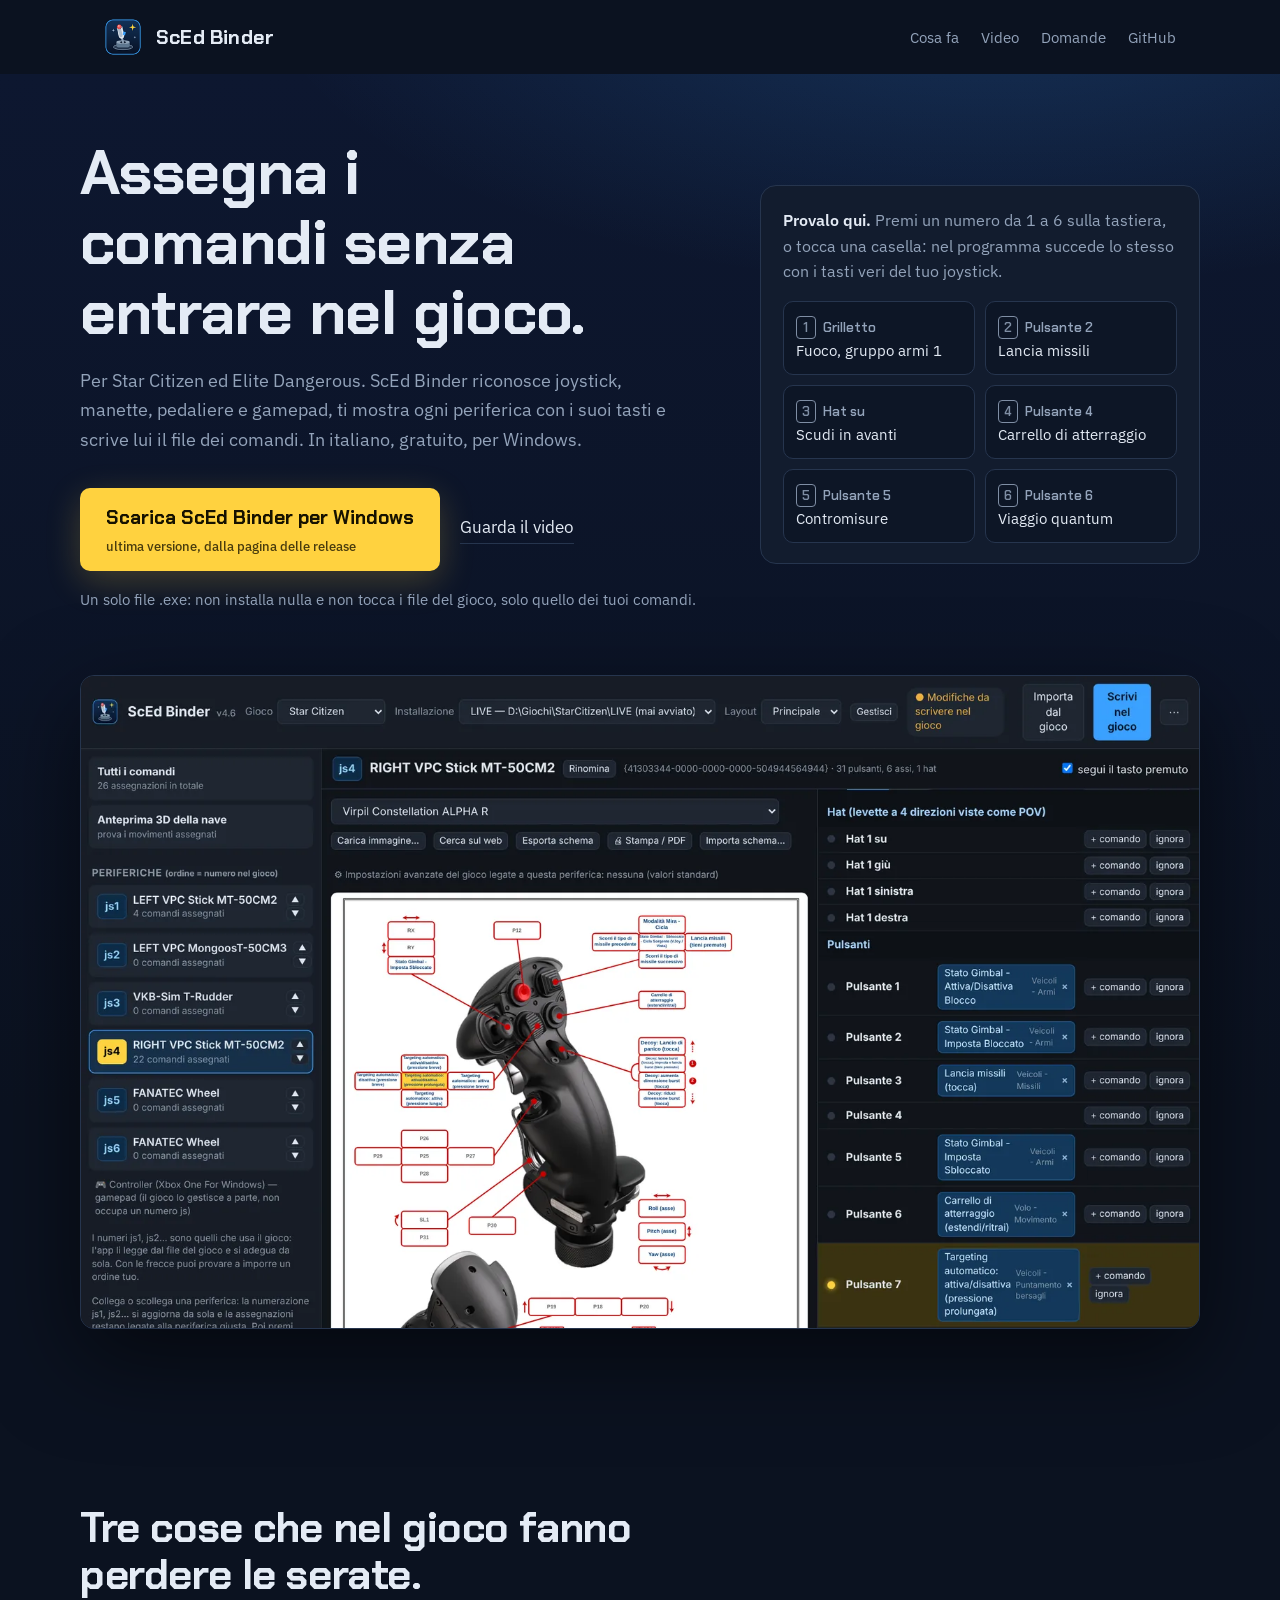
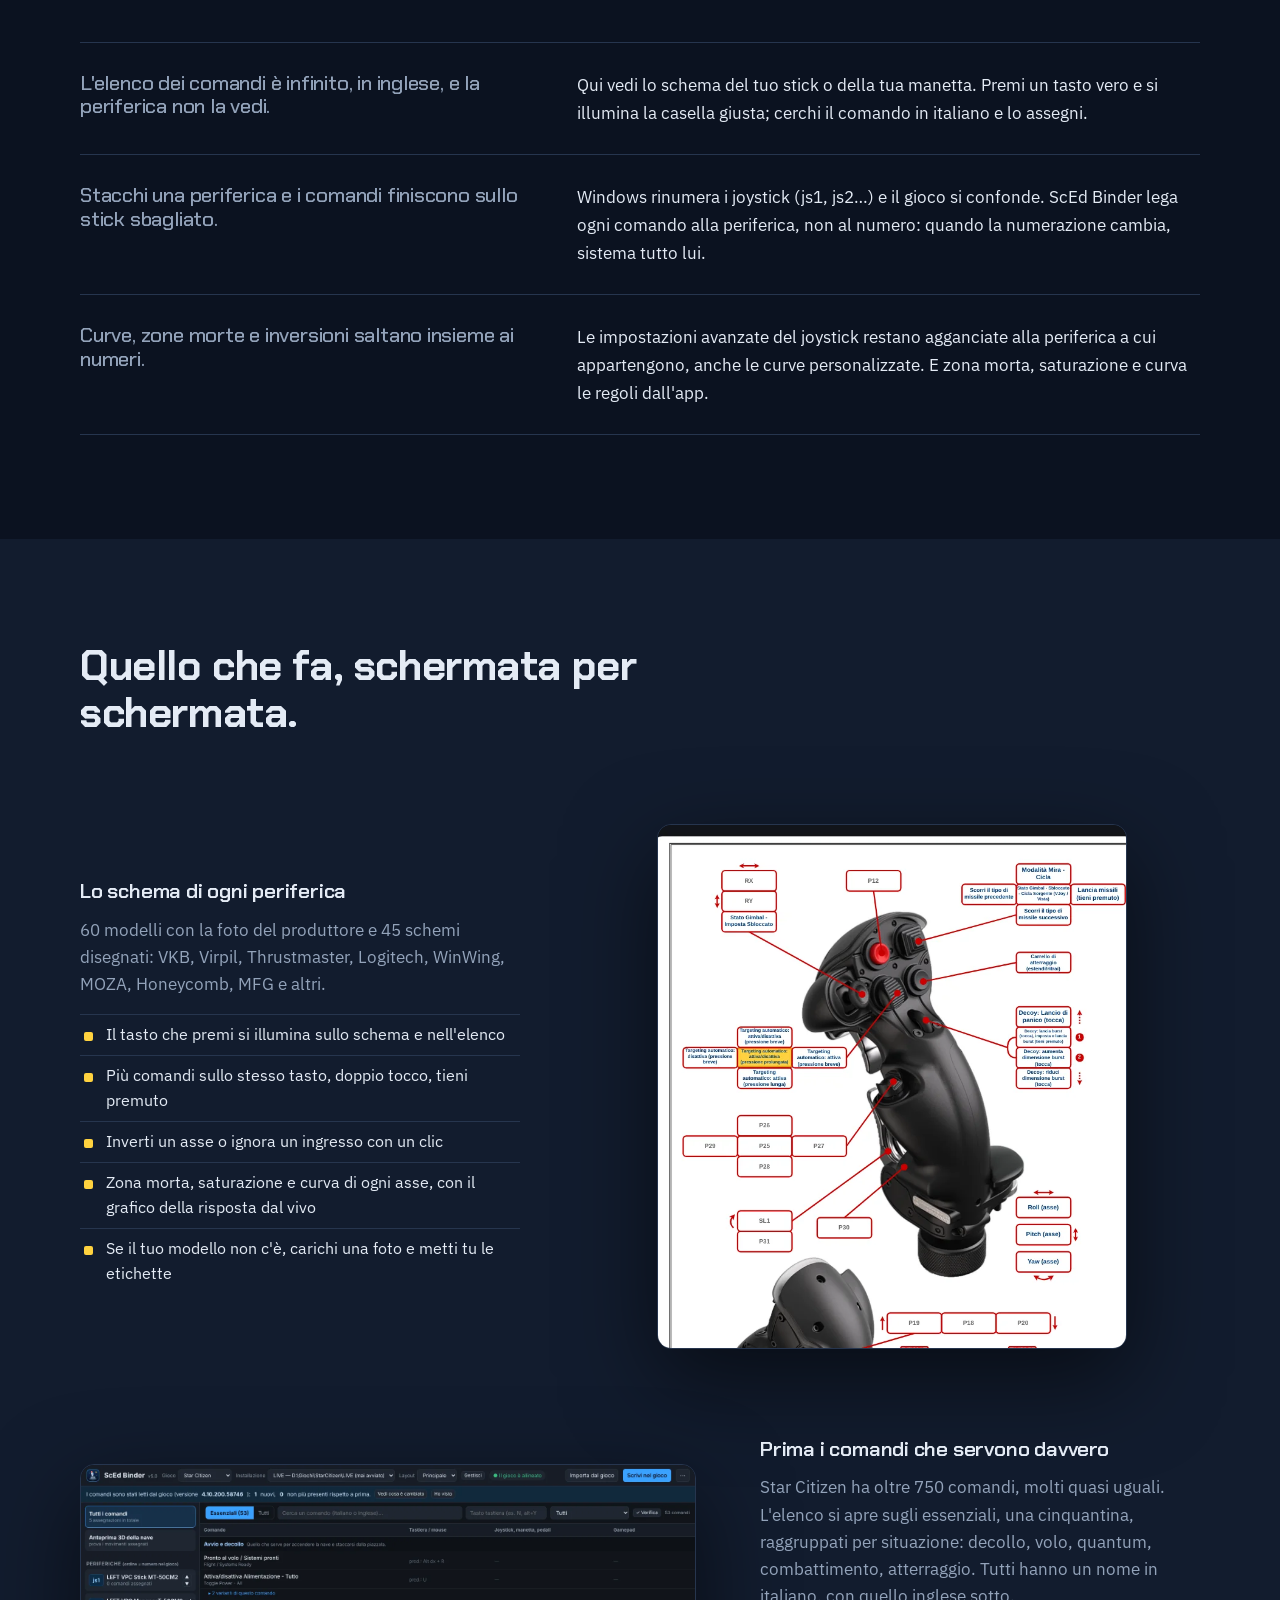
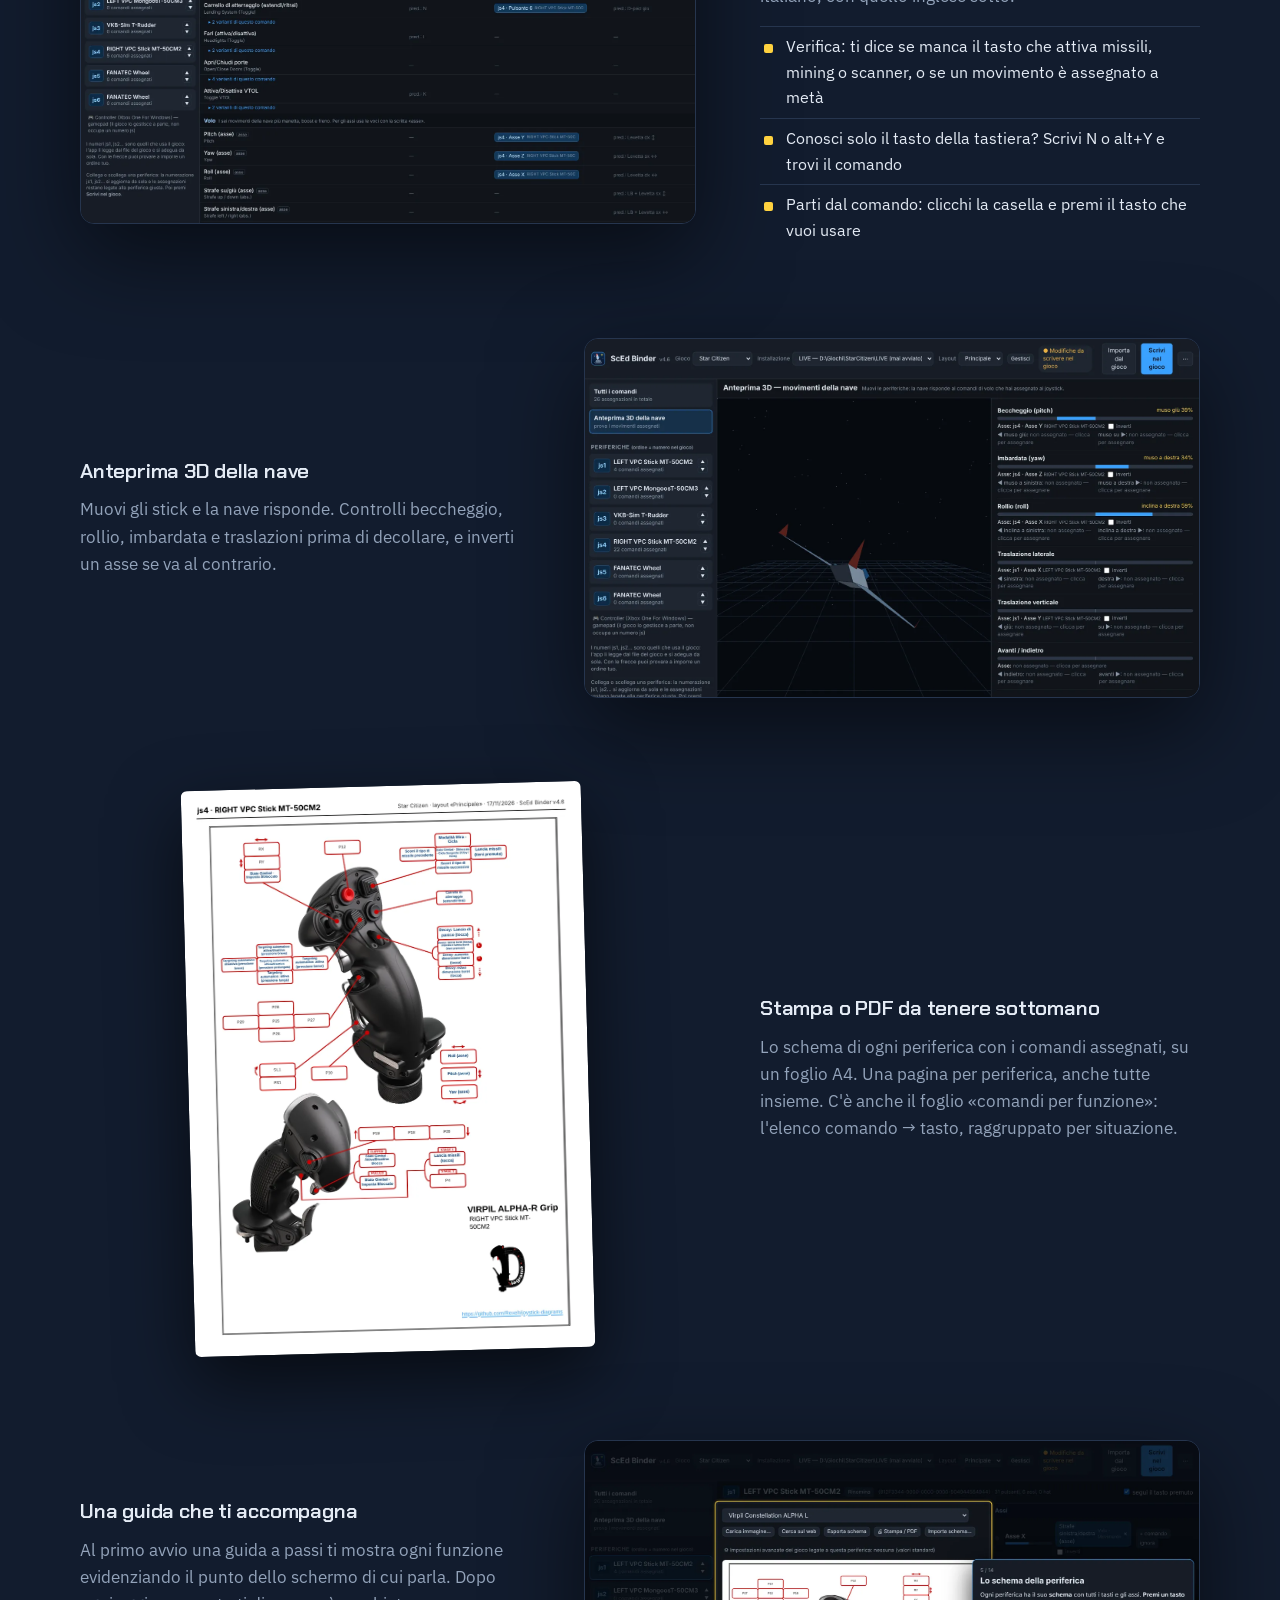
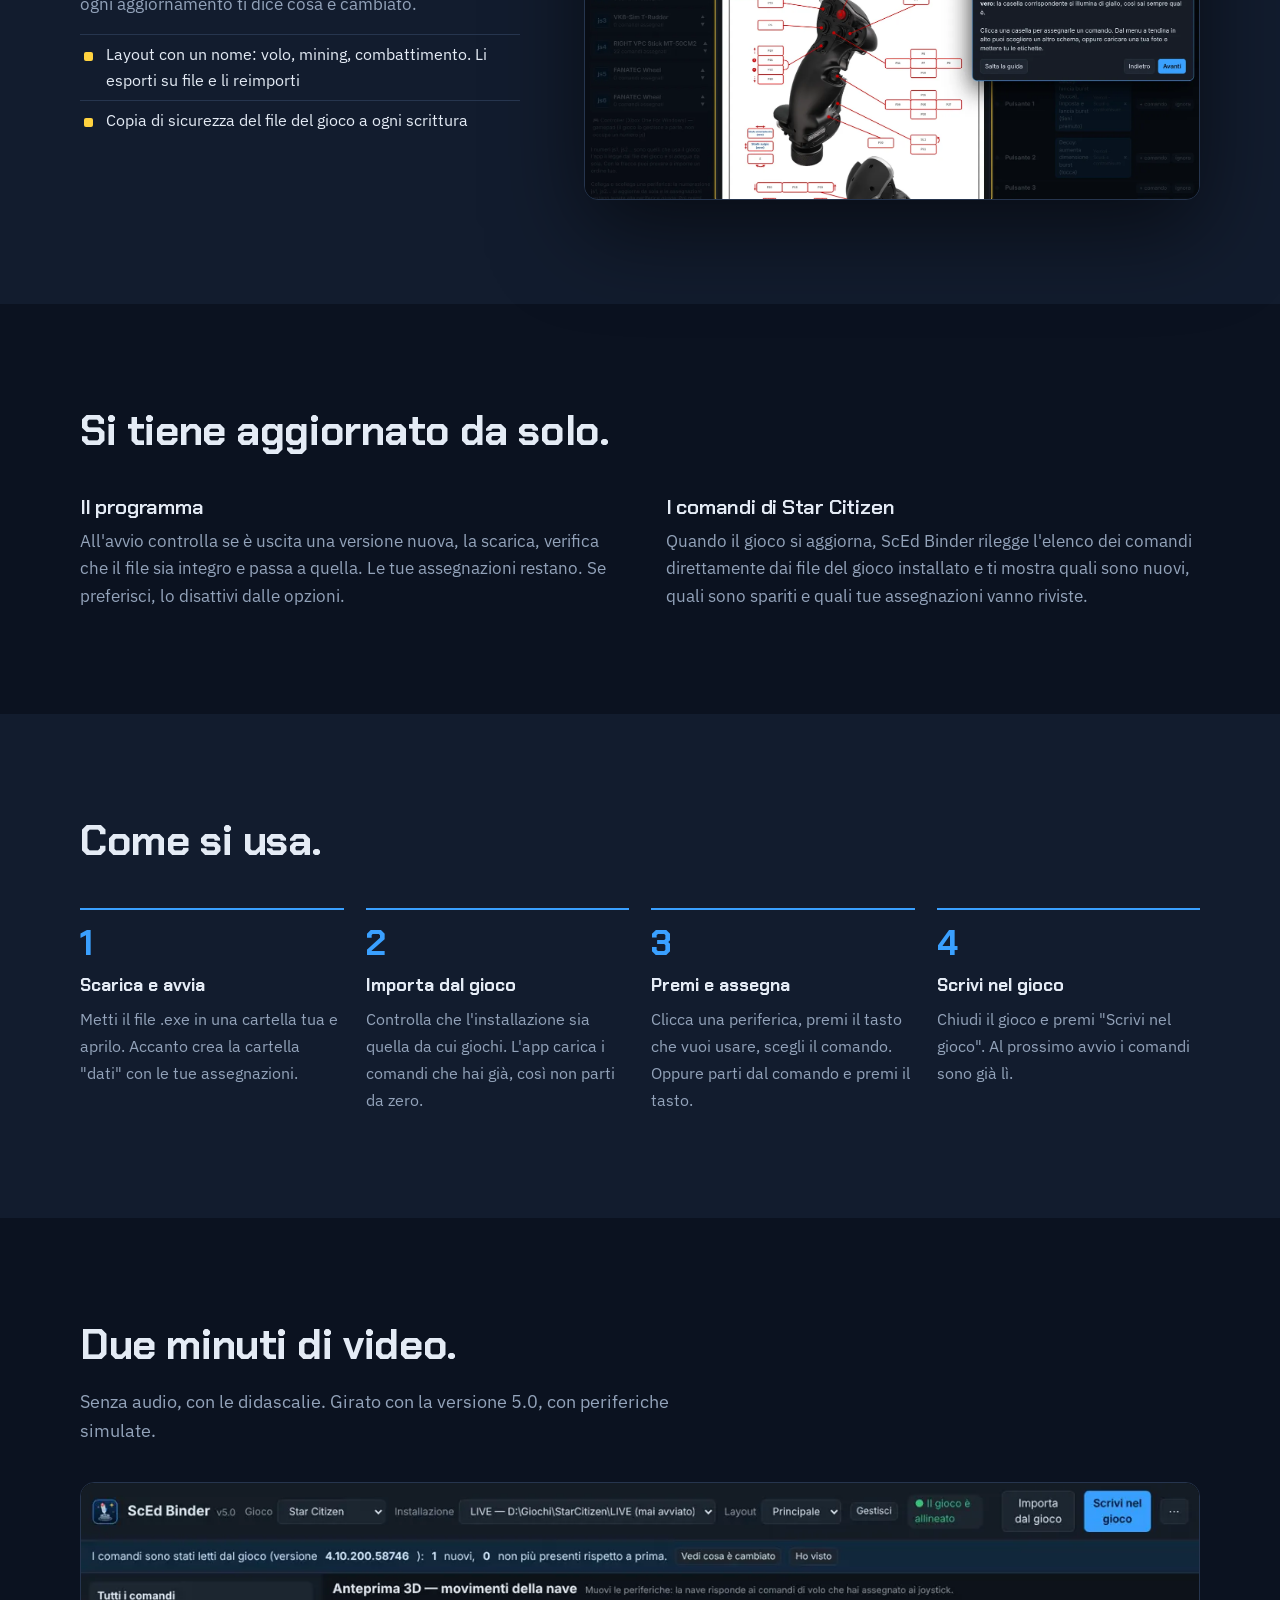
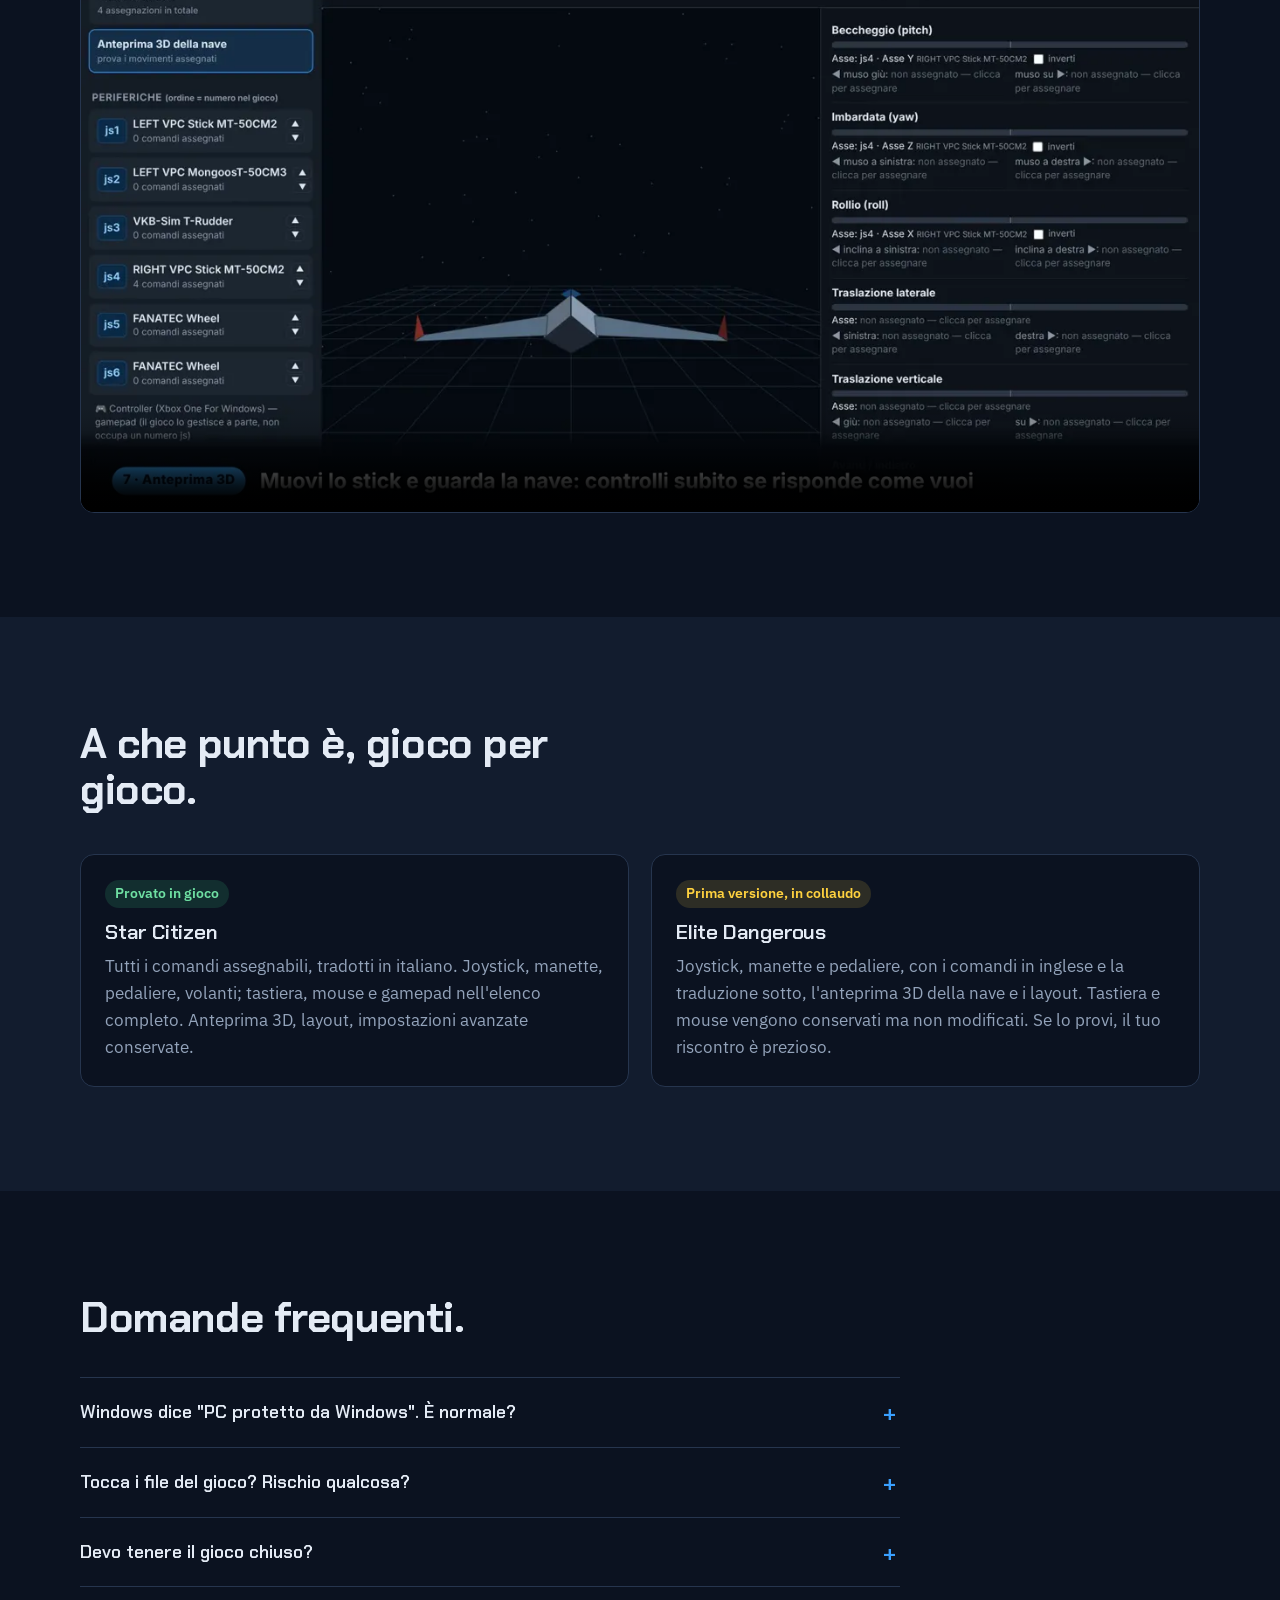
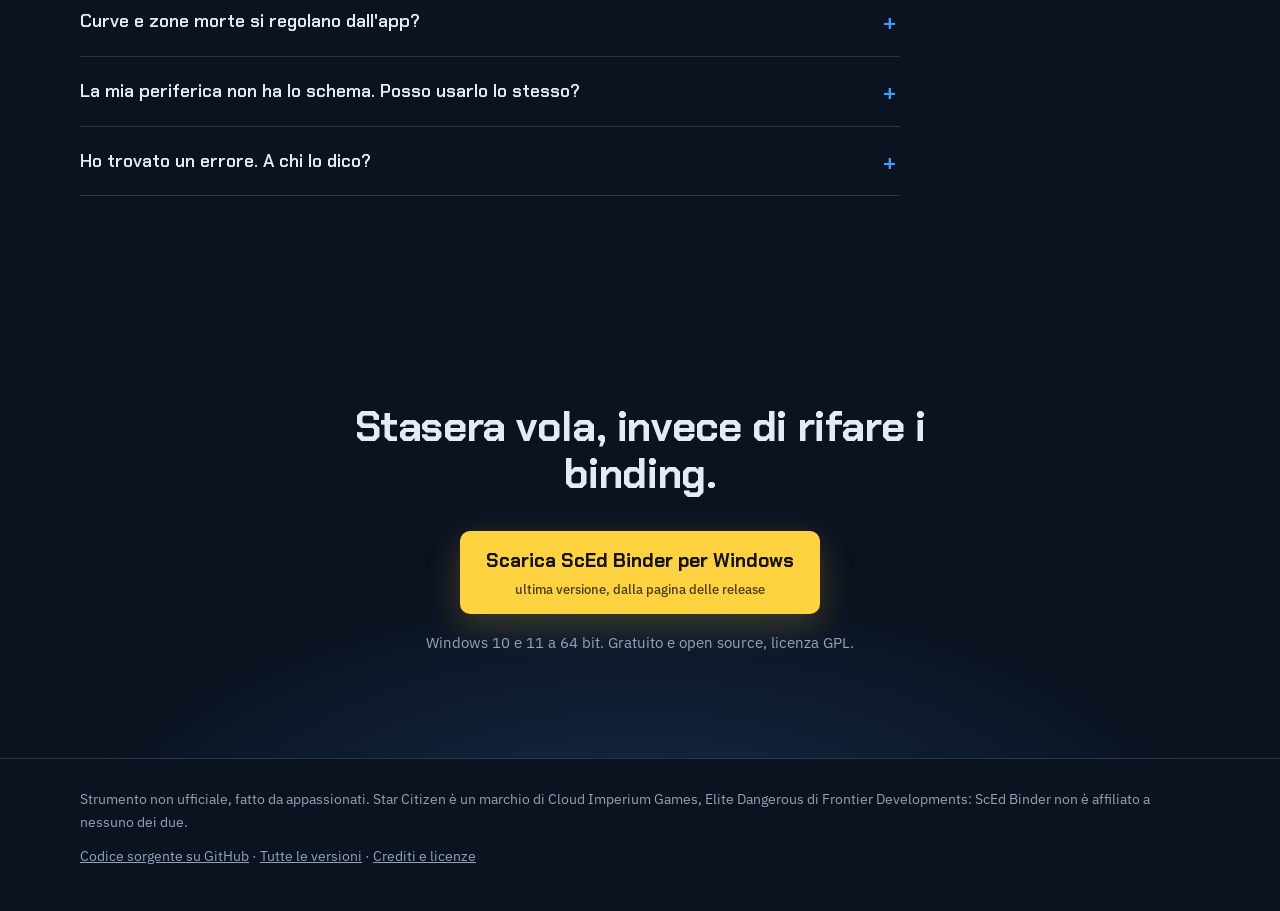
<file: docs/index.html>
<!DOCTYPE html>
<html lang="it">
<head>
<meta charset="utf-8">
<meta name="viewport" content="width=device-width, initial-scale=1">
<title>ScEd Binder: i comandi di Star Citizen ed Elite Dangerous senza entrare nel gioco</title>
<meta name="description" content="Programma gratuito per Windows che assegna i comandi di Star Citizen ed Elite Dangerous a joystick, manette, pedaliere e gamepad senza avviare il gioco. In italiano, open source.">
<meta property="og:title" content="ScEd Binder">
<meta property="og:description" content="Assegna i comandi di Star Citizen ed Elite Dangerous a joystick, manette e pedaliere senza entrare nel gioco. Gratuito, in italiano.">
<meta property="og:image" content="https://toskurim.github.io/ScEd-Binder/img/schema.webp">
<meta property="og:type" content="website">
<link rel="icon" href="img/icona.png">
<link rel="preconnect" href="https://fonts.googleapis.com">
<link rel="preconnect" href="https://fonts.gstatic.com" crossorigin>
<link href="https://fonts.googleapis.com/css2?family=Chakra+Petch:wght@500;600;700&family=IBM+Plex+Sans:wght@400;500;600&display=swap" rel="stylesheet">
<style>
:root{
  --vuoto:#0b1220; --scafo:#121c2e; --scafo2:#18253b; --linea:#26354e;
  --testo:#e4ebf5; --tenue:#93a3ba; --hud:#3aa0ff; --segnale:#ffd23f;
  --tit:"Chakra Petch","Segoe UI",system-ui,sans-serif;
  --txt:"IBM Plex Sans","Segoe UI",system-ui,sans-serif;
  --col:1120px;
}
*{box-sizing:border-box}
html{scroll-behavior:smooth}
body{margin:0;background:var(--vuoto);color:var(--testo);font:17px/1.6 var(--txt);-webkit-font-smoothing:antialiased}
img,video{max-width:100%;height:auto;display:block}
a{color:var(--hud)}
a:focus-visible,button:focus-visible,summary:focus-visible,.tasto:focus-visible{outline:3px solid var(--segnale);outline-offset:3px;border-radius:6px}
.fascia{padding:clamp(56px,9vw,104px) 24px}
.dentro{max-width:var(--col);margin:0 auto}
h1,h2,h3{font-family:var(--tit);font-weight:700;line-height:1.12;margin:0;letter-spacing:-.01em}
h1{font-size:clamp(2.3rem,5vw,3.9rem);max-width:13ch}
h2{font-size:clamp(1.7rem,3.4vw,2.6rem);max-width:22ch}
h3{font-size:1.3rem;font-weight:600}
p{margin:0}
.sotto{color:var(--tenue);font-size:1.15rem;max-width:58ch;margin-top:18px}

/* barra in alto */
.barra{display:flex;align-items:center;gap:14px;max-width:var(--col);margin:0 auto;padding:18px 24px}
.barra img{width:38px;height:38px;border-radius:9px}
.barra b{font-family:var(--tit);font-size:1.25rem;letter-spacing:.01em}
.barra nav{margin-left:auto;display:flex;gap:22px;font-size:.95rem}
.barra nav a{color:var(--tenue);text-decoration:none}
.barra nav a:hover{color:var(--testo)}
@media (max-width:620px){.barra nav a:not(:last-child){display:none}}

/* apertura */
.apertura{padding:clamp(28px,5vw,64px) 24px clamp(40px,6vw,72px);background:
  radial-gradient(1200px 520px at 78% -8%,rgba(58,160,255,.20),transparent 62%),
  linear-gradient(180deg,#0d1730 0%,var(--vuoto) 78%)}
.azioni{display:flex;flex-wrap:wrap;gap:14px 20px;align-items:center;margin-top:34px}
.scarica{display:inline-flex;flex-direction:column;gap:2px;background:var(--segnale);color:#161200;text-decoration:none;padding:15px 26px 14px;border-radius:10px;font-family:var(--tit);font-weight:700;font-size:1.2rem;box-shadow:0 10px 34px rgba(255,210,63,.22);transition:transform .15s,box-shadow .15s}
.scarica:hover{transform:translateY(-2px);box-shadow:0 14px 40px rgba(255,210,63,.32)}
.scarica small{font-family:var(--txt);font-weight:500;font-size:.82rem;opacity:.78}
.secondaria{color:var(--testo);text-decoration:none;border-bottom:1px solid var(--linea);padding-bottom:2px}
.secondaria:hover{border-color:var(--hud)}
.nota{color:var(--tenue);font-size:.95rem;margin-top:16px}

/* la prova dal vivo: premi un tasto, si illumina la casella */
.testa{display:grid;grid-template-columns:minmax(0,7fr) minmax(0,5fr);gap:clamp(28px,5vw,72px);align-items:center}
@media (max-width:980px){.testa{grid-template-columns:minmax(0,1fr)}}
.prova{border:1px solid var(--linea);border-radius:16px;background:var(--scafo);padding:22px 22px 20px}
.prova p{color:var(--tenue);font-size:1rem;margin-bottom:16px}
.prova p b{color:var(--testo);font-weight:600}
.tasti{display:grid;grid-template-columns:repeat(2,minmax(0,1fr));gap:10px}
.tasto{font:inherit;text-align:left;color:var(--testo);background:#0d1626;border:1.5px solid var(--linea);border-radius:10px;padding:10px 12px;cursor:pointer;overflow-wrap:anywhere;transition:background .12s,border-color .12s,color .12s,box-shadow .12s;min-height:74px}
.tasto i{display:block;font-style:normal;font-family:var(--tit);font-weight:600;font-size:.82rem;color:var(--tenue)}
.tasto kbd{font:inherit;display:inline-block;min-width:1.5em;text-align:center;margin-right:7px;padding:0 4px;border:1px solid currentColor;border-radius:4px;opacity:.85}
.tasto span{display:block;font-size:.93rem;line-height:1.25;margin-top:3px}
.tasto.acceso{background:var(--segnale);border-color:var(--segnale);color:#161200;box-shadow:0 0 26px rgba(255,210,63,.45)}
.tasto.acceso i{color:#4a3d00}

.finestra{margin-top:clamp(36px,6vw,64px);border:1px solid var(--linea);border-radius:14px;overflow:hidden;box-shadow:0 30px 90px rgba(0,0,0,.55);background:#0e1522}

/* perché serve */
.perche{display:grid;gap:0;margin-top:44px;border-top:1px solid var(--linea)}
.riga{display:grid;grid-template-columns:minmax(0,5fr) minmax(0,7fr);gap:clamp(18px,4vw,56px);padding:28px 0;border-bottom:1px solid var(--linea)}
.riga h3{color:var(--tenue);font-weight:500}
.riga p{font-size:1.08rem}
@media (max-width:760px){.riga{grid-template-columns:minmax(0,1fr);gap:8px}}

/* funzioni con schermata */
.funz{display:grid;grid-template-columns:minmax(0,5fr) minmax(0,7fr);gap:clamp(24px,5vw,64px);align-items:center;margin-top:clamp(48px,7vw,88px)}
.funz.gira{grid-template-columns:minmax(0,7fr) minmax(0,5fr)}
.funz.gira>.testo{order:2}
.funz .testo p{color:var(--tenue);margin-top:14px;max-width:46ch}
.funz ul{margin:16px 0 0;padding:0;list-style:none;color:var(--testo)}
.funz li{padding:7px 0 7px 26px;position:relative;border-top:1px solid var(--linea);font-size:1rem}
.funz li::before{content:"";position:absolute;left:4px;top:17px;width:9px;height:9px;border-radius:2px;background:var(--segnale)}
.funz .finestra{margin-top:0}
.funz .finestra.stretta{max-width:470px;margin-left:auto;margin-right:auto}
.funz .foglio{background:#fff;border-radius:6px;box-shadow:0 26px 70px rgba(0,0,0,.6);max-width:min(400px,84%);margin:0 auto;transform:rotate(-1.5deg)}
@media (max-width:900px){.funz{grid-template-columns:minmax(0,1fr)}.funz.gira>.testo{order:0}}

/* aggiornamenti */
.chiara{background:var(--scafo)}
.due{display:grid;grid-template-columns:repeat(2,minmax(0,1fr));gap:clamp(24px,4vw,56px);margin-top:40px}
.due p{color:var(--tenue);margin-top:10px}
@media (max-width:760px){.due{grid-template-columns:minmax(0,1fr)}}

/* passi */
.passi{counter-reset:p;display:grid;grid-template-columns:repeat(4,minmax(0,1fr));gap:22px;margin:44px 0 0;padding:0;list-style:none}
.passi li{counter-increment:p;border-top:2px solid var(--hud);padding-top:16px}
.passi li::before{content:counter(p);font-family:var(--tit);font-weight:700;font-size:2.2rem;color:var(--hud);display:block;line-height:1}
.passi b{display:block;font-family:var(--tit);font-size:1.1rem;margin:10px 0 6px}
.passi span{color:var(--tenue);font-size:.98rem}
@media (max-width:900px){.passi{grid-template-columns:repeat(2,minmax(0,1fr))}}
@media (max-width:520px){.passi{grid-template-columns:minmax(0,1fr)}}

/* video */
.video{margin-top:36px;border:1px solid var(--linea);border-radius:14px;overflow:hidden;background:#000}
.video video{width:100%;height:auto}

/* stato dei giochi */
.giochi{display:grid;grid-template-columns:repeat(2,minmax(0,1fr));gap:22px;margin-top:40px}
.gioco{border:1px solid var(--linea);border-radius:14px;padding:24px;background:var(--vuoto)}
.gioco .stato{display:inline-block;font-size:.85rem;font-weight:600;padding:3px 10px;border-radius:999px;margin-bottom:12px}
.gioco .ok{background:rgba(57,194,122,.16);color:#6fe0a3}
.gioco .prova2{background:rgba(255,210,63,.14);color:var(--segnale)}
.gioco p{color:var(--tenue);margin-top:10px}
@media (max-width:760px){.giochi{grid-template-columns:minmax(0,1fr)}}

/* domande */
.domande{margin-top:36px;max-width:820px}
details{border-top:1px solid var(--linea);padding:4px 0}
details:last-child{border-bottom:1px solid var(--linea)}
summary{cursor:pointer;list-style:none;padding:16px 34px 16px 0;font-family:var(--tit);font-weight:600;font-size:1.12rem;position:relative}
summary::-webkit-details-marker{display:none}
summary::after{content:"+";position:absolute;right:4px;top:11px;font-size:1.6rem;color:var(--hud);font-weight:500}
details[open] summary::after{content:"−"}
details p{color:var(--tenue);padding:0 0 18px;max-width:70ch}

/* chiusura */
.chiusura{text-align:center;background:radial-gradient(900px 420px at 50% 120%,rgba(58,160,255,.18),transparent 65%)}
.chiusura h2{margin:0 auto}
.chiusura .azioni{justify-content:center}
footer{border-top:1px solid var(--linea);padding:28px 24px 44px;color:var(--tenue);font-size:.9rem}
footer .dentro{display:grid;gap:10px}
footer a{color:var(--tenue)}
@media (prefers-reduced-motion:reduce){html{scroll-behavior:auto}.scarica,.tasto{transition:none}}
</style>
</head>
<body>

<header class="barra">
  <img src="img/icona.png" alt="" width="38" height="38">
  <b>ScEd Binder</b>
  <nav aria-label="Sezioni">
    <a href="#funzioni">Cosa fa</a>
    <a href="#video">Video</a>
    <a href="#domande">Domande</a>
    <a href="https://github.com/Toskurim/ScEd-Binder">GitHub</a>
  </nav>
</header>

<main>
<section class="apertura">
  <div class="dentro">
    <div class="testa">
      <div>
        <h1>Assegna i comandi senza entrare nel gioco.</h1>
        <p class="sotto">Per Star Citizen ed Elite Dangerous. ScEd Binder riconosce joystick, manette, pedaliere e gamepad, ti mostra ogni periferica con i suoi tasti e scrive lui il file dei comandi. In italiano, gratuito, per Windows.</p>
        <div class="azioni">
          <a class="scarica" id="scarica" href="https://github.com/Toskurim/ScEd-Binder/releases/latest">
            <span id="scaricaTesto">Scarica ScEd Binder per Windows</span>
            <small id="scaricaNota">ultima versione, dalla pagina delle release</small>
          </a>
          <a class="secondaria" href="#video">Guarda il video</a>
        </div>
        <p class="nota">Un solo file .exe: non installa nulla e non tocca i file del gioco, solo quello dei tuoi comandi.</p>
      </div>
      <div class="prova" aria-label="Prova dal vivo">
        <p><b>Provalo qui.</b> Premi un numero da 1 a 6 sulla tastiera, o tocca una casella: nel programma succede lo stesso con i tasti veri del tuo joystick.</p>
        <div class="tasti" id="tasti">
          <button class="tasto" data-k="1"><i><kbd>1</kbd>Grilletto</i><span>Fuoco, gruppo armi 1</span></button>
          <button class="tasto" data-k="2"><i><kbd>2</kbd>Pulsante 2</i><span>Lancia missili</span></button>
          <button class="tasto" data-k="3"><i><kbd>3</kbd>Hat su</i><span>Scudi in avanti</span></button>
          <button class="tasto" data-k="4"><i><kbd>4</kbd>Pulsante 4</i><span>Carrello di atterraggio</span></button>
          <button class="tasto" data-k="5"><i><kbd>5</kbd>Pulsante 5</i><span>Contromisure</span></button>
          <button class="tasto" data-k="6"><i><kbd>6</kbd>Pulsante 6</i><span>Viaggio quantum</span></button>
        </div>
      </div>
    </div>

    <div class="finestra"><img src="img/schema.webp" width="1600" height="933" alt="La pagina di una periferica in ScEd Binder: a sinistra l'elenco dei joystick con il loro numero nel gioco, al centro lo schema dello stick con i comandi assegnati, a destra l'elenco dei pulsanti con quello premuto evidenziato in giallo"></div>
  </div>
</section>

<section class="fascia" id="perche">
  <div class="dentro">
    <h2>Tre cose che nel gioco fanno perdere le serate.</h2>
    <div class="perche">
      <div class="riga"><h3>L'elenco dei comandi è infinito, in inglese, e la periferica non la vedi.</h3><p>Qui vedi lo schema del tuo stick o della tua manetta. Premi un tasto vero e si illumina la casella giusta; cerchi il comando in italiano e lo assegni.</p></div>
      <div class="riga"><h3>Stacchi una periferica e i comandi finiscono sullo stick sbagliato.</h3><p>Windows rinumera i joystick (js1, js2…) e il gioco si confonde. ScEd Binder lega ogni comando alla periferica, non al numero: quando la numerazione cambia, sistema tutto lui.</p></div>
      <div class="riga"><h3>Curve, zone morte e inversioni saltano insieme ai numeri.</h3><p>Le impostazioni avanzate del joystick restano agganciate alla periferica a cui appartengono, anche le curve personalizzate. E zona morta, saturazione e curva le regoli dall'app.</p></div>
    </div>
  </div>
</section>

<section class="fascia chiara" id="funzioni">
  <div class="dentro">
    <h2>Quello che fa, schermata per schermata.</h2>

    <div class="funz">
      <div class="testo">
        <h3>Lo schema di ogni periferica</h3>
        <p>60 modelli con la foto del produttore e 45 schemi disegnati: VKB, Virpil, Thrustmaster, Logitech, WinWing, MOZA, Honeycomb, MFG e altri.</p>
        <ul>
          <li>Il tasto che premi si illumina sullo schema e nell'elenco</li>
          <li>Più comandi sullo stesso tasto, doppio tocco, tieni premuto</li>
          <li>Inverti un asse o ignora un ingresso con un clic</li>
          <li>Zona morta, saturazione e curva di ogni asse, con il grafico della risposta dal vivo</li>
          <li>Se il tuo modello non c'è, carichi una foto e metti tu le etichette</li>
        </ul>
      </div>
      <div class="finestra stretta"><img loading="lazy" src="img/dettaglio.webp" width="770" height="860" alt="Particolare dello schema di uno stick: ogni tasto ha la sua casella con il comando assegnato, e quella del tasto premuto è gialla"></div>
    </div>

    <div class="funz gira">
      <div class="testo">
        <h3>Prima i comandi che servono davvero</h3>
        <p>Star Citizen ha oltre 750 comandi, molti quasi uguali. L'elenco si apre sugli essenziali, una cinquantina, raggruppati per situazione: decollo, volo, quantum, combattimento, atterraggio. Tutti hanno un nome in italiano, con quello inglese sotto.</p>
        <ul>
          <li>Verifica: ti dice se manca il tasto che attiva missili, mining o scanner, o se un movimento è assegnato a metà</li>
          <li>Conosci solo il tasto della tastiera? Scrivi N o alt+Y e trovi il comando</li>
          <li>Parti dal comando: clicchi la casella e premi il tasto che vuoi usare</li>
        </ul>
      </div>
      <div class="finestra"><img loading="lazy" src="img/comandi.webp" width="1600" height="933" alt="La vista Essenziali: i comandi raggruppati per situazione, con le colonne di tastiera, joystick e gamepad e il pulsante Verifica"></div>
    </div>

    <div class="funz">
      <div class="testo">
        <h3>Anteprima 3D della nave</h3>
        <p>Muovi gli stick e la nave risponde. Controlli beccheggio, rollio, imbardata e traslazioni prima di decollare, e inverti un asse se va al contrario.</p>
      </div>
      <div class="finestra"><img loading="lazy" src="img/nave.webp" width="1600" height="933" alt="L'anteprima 3D: una nave stilizzata inclinata secondo la posizione dello stick, con le barre dei sei movimenti di volo"></div>
    </div>

    <div class="funz gira">
      <div class="testo">
        <h3>Stampa o PDF da tenere sottomano</h3>
        <p>Lo schema di ogni periferica con i comandi assegnati, su un foglio A4. Una pagina per periferica, anche tutte insieme. C'è anche il foglio «comandi per funzione»: l'elenco comando → tasto, raggruppato per situazione.</p>
      </div>
      <div><img class="foglio" loading="lazy" src="img/stampa.webp" width="900" height="1273" alt="Un foglio A4 stampato dal programma: lo schema di uno stick con il nome del comando in ogni casella"></div>
    </div>

    <div class="funz">
      <div class="testo">
        <h3>Una guida che ti accompagna</h3>
        <p>Al primo avvio una guida a passi ti mostra ogni funzione evidenziando il punto dello schermo di cui parla. Dopo ogni aggiornamento ti dice cosa è cambiato.</p>
        <ul>
          <li>Layout con un nome: volo, mining, combattimento. Li esporti su file e li reimporti</li>
          <li>Copia di sicurezza del file del gioco a ogni scrittura</li>
        </ul>
      </div>
      <div class="finestra"><img loading="lazy" src="img/guida.webp" width="1600" height="933" alt="La guida introduttiva: lo schermo è scurito tranne lo schema della periferica, con accanto una scheda che spiega come usarlo"></div>
    </div>
  </div>
</section>

<section class="fascia">
  <div class="dentro">
    <h2>Si tiene aggiornato da solo.</h2>
    <div class="due">
      <div><h3>Il programma</h3><p>All'avvio controlla se è uscita una versione nuova, la scarica, verifica che il file sia integro e passa a quella. Le tue assegnazioni restano. Se preferisci, lo disattivi dalle opzioni.</p></div>
      <div><h3>I comandi di Star Citizen</h3><p>Quando il gioco si aggiorna, ScEd Binder rilegge l'elenco dei comandi direttamente dai file del gioco installato e ti mostra quali sono nuovi, quali sono spariti e quali tue assegnazioni vanno riviste.</p></div>
    </div>
  </div>
</section>

<section class="fascia chiara">
  <div class="dentro">
    <h2>Come si usa.</h2>
    <ol class="passi">
      <li><b>Scarica e avvia</b><span>Metti il file .exe in una cartella tua e aprilo. Accanto crea la cartella "dati" con le tue assegnazioni.</span></li>
      <li><b>Importa dal gioco</b><span>Controlla che l'installazione sia quella da cui giochi. L'app carica i comandi che hai già, così non parti da zero.</span></li>
      <li><b>Premi e assegna</b><span>Clicca una periferica, premi il tasto che vuoi usare, scegli il comando. Oppure parti dal comando e premi il tasto.</span></li>
      <li><b>Scrivi nel gioco</b><span>Chiudi il gioco e premi "Scrivi nel gioco". Al prossimo avvio i comandi sono già lì.</span></li>
    </ol>
  </div>
</section>

<section class="fascia" id="video">
  <div class="dentro">
    <h2>Due minuti di video.</h2>
    <p class="sotto">Senza audio, con le didascalie. Girato con la versione 5.0, con periferiche simulate.</p>
    <div class="video"><video controls preload="none" poster="img/video.webp" width="1920" height="1080"><source src="ScEd_Binder_demo.mp4" type="video/mp4">Il tuo browser non mostra i video: <a href="ScEd_Binder_demo.mp4">scarica il file</a>.</video></div>
  </div>
</section>

<section class="fascia chiara">
  <div class="dentro">
    <h2>A che punto è, gioco per gioco.</h2>
    <div class="giochi">
      <div class="gioco"><span class="stato ok">Provato in gioco</span><h3>Star Citizen</h3><p>Tutti i comandi assegnabili, tradotti in italiano. Joystick, manette, pedaliere, volanti; tastiera, mouse e gamepad nell'elenco completo. Anteprima 3D, layout, impostazioni avanzate conservate.</p></div>
      <div class="gioco"><span class="stato prova2">Prima versione, in collaudo</span><h3>Elite Dangerous</h3><p>Joystick, manette e pedaliere, con i comandi in inglese e la traduzione sotto, l'anteprima 3D della nave e i layout. Tastiera e mouse vengono conservati ma non modificati. Se lo provi, il tuo riscontro è prezioso.</p></div>
    </div>
  </div>
</section>

<section class="fascia" id="domande">
  <div class="dentro">
    <h2>Domande frequenti.</h2>
    <div class="domande">
      <details><summary>Windows dice "PC protetto da Windows". È normale?</summary><p>Sì. Il programma è amatoriale e non ha una firma digitale a pagamento, quindi al primo avvio Windows avvisa. Clicca "Ulteriori informazioni" e poi "Esegui comunque". Il codice sorgente è pubblico e chiunque può controllarlo.</p></details>
      <details><summary>Tocca i file del gioco? Rischio qualcosa?</summary><p>Scrive solo il file dei tuoi comandi, lo stesso che il gioco scrive quando li cambi dal menu, e prima ne salva sempre una copia nella cartella "dati\backup". Dall'archivio del gioco legge soltanto l'elenco dei comandi, senza modificare nulla.</p></details>
      <details><summary>Devo tenere il gioco chiuso?</summary><p>Solo nel momento in cui premi "Scrivi nel gioco". Star Citizen, quando esci, riscrive il suo file dei comandi e cancellerebbe le tue modifiche.</p></details>
      <details><summary>Curve e zone morte si regolano dall'app?</summary><p>Non ancora. Si regolano dal gioco; l'app le legge, le conserva e le tiene legate alla periferica giusta quando la numerazione cambia.</p></details>
      <details><summary>La mia periferica non ha lo schema. Posso usarlo lo stesso?</summary><p>Sì. La periferica viene comunque rilevata con tutti i tasti e gli assi. Puoi caricare una tua immagine, mettere le etichette dove vuoi ed esportare lo schema per chi ha il tuo stesso modello.</p></details>
      <details><summary>Ho trovato un errore. A chi lo dico?</summary><p>Apri una segnalazione nella pagina <a href="https://github.com/Toskurim/ScEd-Binder/issues">Issues</a> del progetto, allegando il testo che trovi nel programma in "⋯ &gt; Diagnostica periferiche" e, se puoi, una schermata.</p></details>
    </div>
  </div>
</section>

<section class="fascia chiusura">
  <div class="dentro">
    <h2>Stasera vola, invece di rifare i binding.</h2>
    <div class="azioni">
      <a class="scarica" id="scarica2" href="https://github.com/Toskurim/ScEd-Binder/releases/latest">
        <span id="scaricaTesto2">Scarica ScEd Binder per Windows</span>
        <small id="scaricaNota2">ultima versione, dalla pagina delle release</small>
      </a>
    </div>
    <p class="nota">Windows 10 e 11 a 64 bit. Gratuito e open source, licenza GPL.</p>
  </div>
</section>
</main>

<footer>
  <div class="dentro">
    <span>Strumento non ufficiale, fatto da appassionati. Star Citizen è un marchio di Cloud Imperium Games, Elite Dangerous di Frontier Developments: ScEd Binder non è affiliato a nessuno dei due.</span>
    <span><a href="https://github.com/Toskurim/ScEd-Binder">Codice sorgente su GitHub</a> · <a href="https://github.com/Toskurim/ScEd-Binder/releases">Tutte le versioni</a> · <a href="https://github.com/Toskurim/ScEd-Binder/blob/main/NOTICE.md">Crediti e licenze</a></span>
  </div>
</footer>

<script>
// Il pulsante punta sempre all'ultima versione pubblicata: chiedo a GitHub qual è e collego direttamente il file.
// Se la richiesta non riesce resta il collegamento alla pagina "latest", che è comunque sempre aggiornata.
(async () => {
  try {
    const r = await fetch('https://api.github.com/repos/Toskurim/ScEd-Binder/releases/latest', { headers: { Accept: 'application/vnd.github+json' } });
    if (!r.ok) return;
    const rel = await r.json();
    const exe = (rel.assets || []).find(a => /\.exe$/i.test(a.name));
    if (!exe || !/^https:\/\/github\.com\/Toskurim\/ScEd-Binder\//.test(exe.browser_download_url)) return;
    const ver = String(rel.tag_name || '').replace(/^v/, '');
    const mb = Math.round(exe.size / 1048576);
    const quando = new Date(rel.published_at).toLocaleDateString('it-IT', { day: 'numeric', month: 'long', year: 'numeric' });
    for (const s of ['', '2']) {
      document.getElementById('scarica' + s).href = exe.browser_download_url;
      document.getElementById('scaricaTesto' + s).textContent = 'Scarica ScEd Binder ' + ver + ' per Windows';
      document.getElementById('scaricaNota' + s).textContent = 'file .exe, ' + mb + ' MB, pubblicata il ' + quando;
    }
  } catch (e) { /* resta il collegamento generico */ }
})();

// la prova dal vivo
(() => {
  const box = document.getElementById('tasti'), timers = {};
  const accendi = k => {
    const b = box.querySelector('[data-k="' + k + '"]'); if (!b) return;
    b.classList.add('acceso'); clearTimeout(timers[k]);
    timers[k] = setTimeout(() => b.classList.remove('acceso'), 650);
  };
  document.addEventListener('keydown', e => { if (!e.ctrlKey && !e.metaKey && !e.altKey && /^[1-6]$/.test(e.key) && !/^(INPUT|TEXTAREA)$/.test((e.target || {}).tagName || '')) accendi(e.key); });
  box.addEventListener('pointerdown', e => { const b = e.target.closest('.tasto'); if (b) accendi(b.dataset.k); });
  box.addEventListener('keydown', e => { if (e.key === 'Enter' || e.key === ' ') { const b = e.target.closest('.tasto'); if (b) accendi(b.dataset.k); } });
})();
</script>
</body>
</html>
</file>
